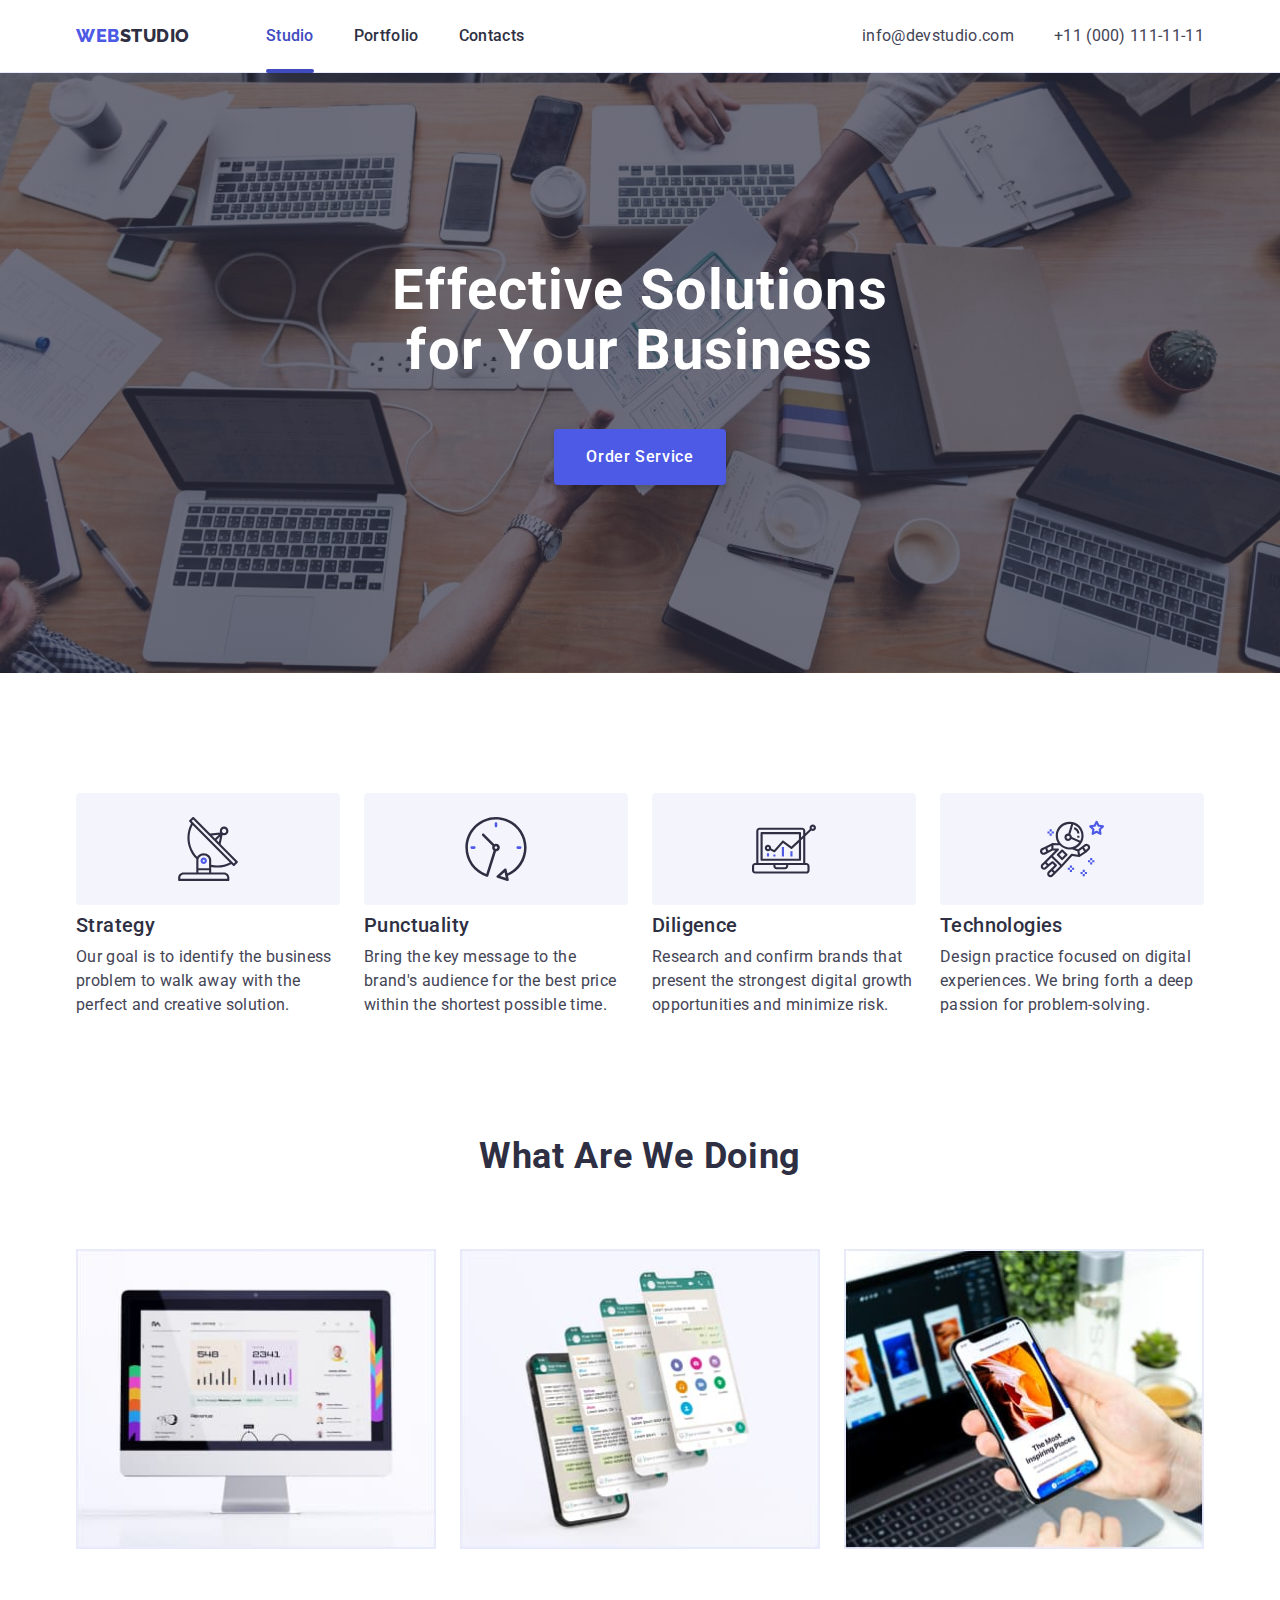
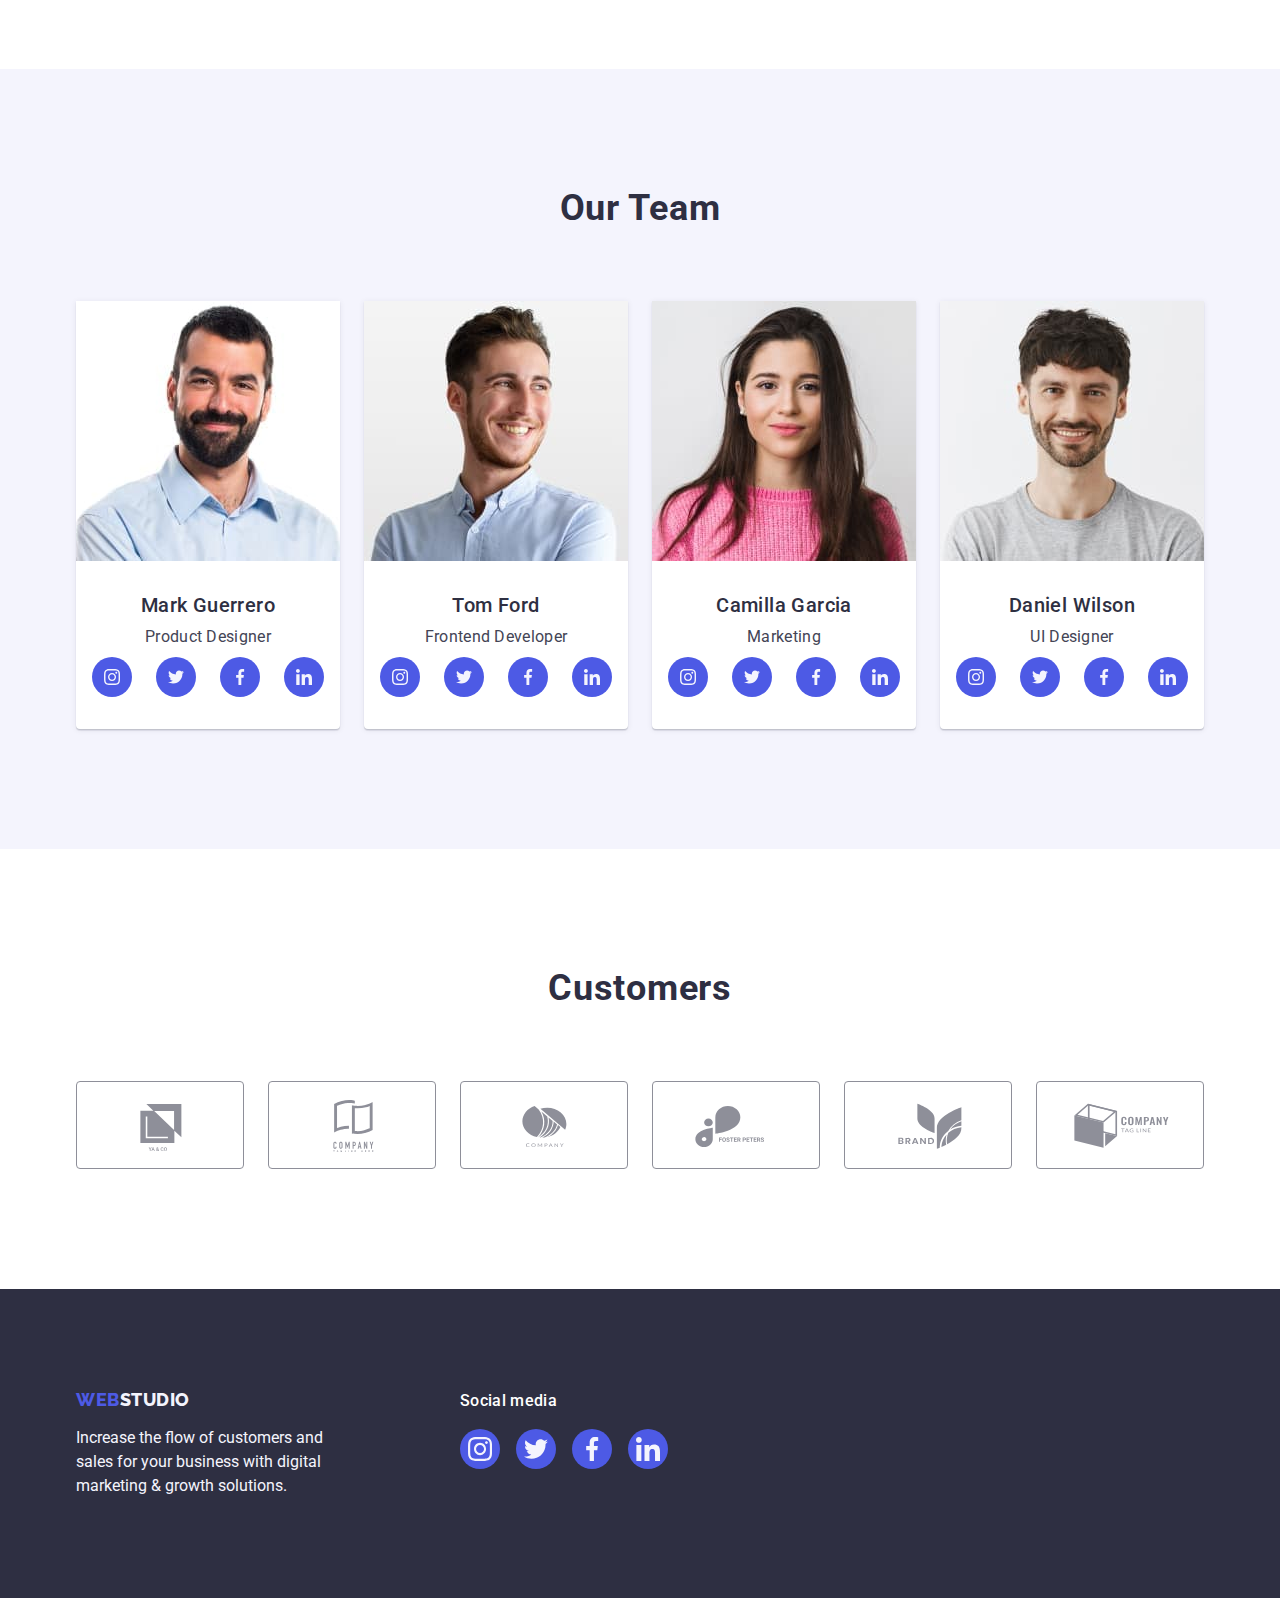
<file: index.html>
<!DOCTYPE html>
<html lang="en">
  <head>
    <meta charset="UTF-8" />
    <meta http-equiv="X-UA-Compatible" content="IE=edge" />
    <meta name="viewport" content="width=device-width, initial-scale=1.0" />

    <link rel="preconnect" href="https://fonts.googleapis.com" />
    <link rel="preconnect" href="https://fonts.gstatic.com" crossorigin />
    <link
      href="https://fonts.googleapis.com/css2?family=Raleway:wght@800&family=Roboto:wght@400;500;700;900&display=swap"
      rel="stylesheet"
    />

    <link
      rel="stylesheet"
      href="https://cdnjs.cloudflare.com/ajax/libs/modern-normalize/2.0.0/modern-normalize.min.css"
      integrity="sha512-4xo8blKMVCiXpTaLzQSLSw3KFOVPWhm/TRtuPVc4WG6kUgjH6J03IBuG7JZPkcWMxJ5huwaBpOpnwYElP/m6wg=="
      crossorigin="anonymous"
      referrerpolicy="no-referrer"
    />

    <link rel="stylesheet" href="./css/styles.css" />

    <title>WebStudio</title>
  </head>
  <body>
    <header class="header">
      <div class="header-container container">
        <nav class="nav-page">
          <a href="./index.html" class="logo link"
            >Web<span class="accent">Studio</span>
          </a>
          <ul class="nav-list">
            <li>
              <a
                class="nav-list-link-studio-active heder-nav-list-item link-focus emphasis"
                href="./index.html"
                >Studio</a
              >
            </li>
            <li>
              <a class="heder-nav-list-item link-focus" href="./portfolio.html"
                >Portfolio</a
              >
            </li>
            <li>
              <a class="heder-nav-list-item link-focus" href="">Contacts</a>
            </li>
          </ul>
        </nav>
        <address class="contacts">
          <ul class="list-contacts">
            <li>
              <a class="link-contacts address" href="mailto:info@devstudio.com"
                >info@devstudio.com</a
              >
            </li>
            <li>
              <a class="link-contacts address" href="tel:+110001111111"
                >+11 (000) 111-11-11</a
              >
            </li>
          </ul>
        </address>
      </div>
    </header>

    <main>
      <section class="page">
        <div class="container">
          <h1 class="page-title">Effective Solutions for Your Business</h1>
          <button data-modal-open class="page-button" type="button">
            Order Service
          </button>
        </div>
      </section>

      <section class="advice">
        <div class="container">
          <h2 class="qualities-title" hidden>features</h2>
          <ul class="list-advice">
            <li class="item-advice">
              <div class="advice-box-svg">
                <svg class="svg-advice" width="64" height="64">
                  <use href="./images/icons.svg#icon-antenna"></use>
                </svg>
              </div>

              <h3 class="list-title">Strategy</h3>
              <p class="list-text">
                Our goal is to identify the business problem to walk away with
                the perfect and creative solution.
              </p>
            </li>
            <li class="item-advice">
              <div class="advice-box-svg">
                <svg class="svg-advice" width="64" height="64">
                  <use href="./images/icons.svg#icon-clock"></use>
                </svg>
              </div>

              <h3 class="list-title">Punctuality</h3>
              <p class="list-text">
                Bring the key message to the brand's audience for the best price
                within the shortest possible time.
              </p>
            </li>
            <li class="item-advice">
              <div class="advice-box-svg">
                <svg class="svg-advice" width="64" height="64">
                  <use href="./images/icons.svg#icon-diagram"></use>
                </svg>
              </div>

              <h3 class="list-title">Diligence</h3>
              <p class="list-text">
                Research and confirm brands that present the strongest digital
                growth opportunities and minimize risk.
              </p>
            </li>
            <li class="item-advice">
              <div class="advice-box-svg">
                <svg class="svg-advice" width="64" height="64">
                  <use href="./images/icons.svg#icon-astronaut"></use>
                </svg>
              </div>

              <h3 class="list-title">Technologies</h3>
              <p class="list-text">
                Design practice focused on digital experiences. We bring forth a
                deep passion for problem-solving.
              </p>
            </li>
          </ul>
        </div>
      </section>

      <section class="device">
        <div class="container">
          <h2 class="section-title">What are we doing</h2>
          <ul class="list-device">
            <li class="item-device">
              <img
                class="device-img"
                src="./images/computer.jpg"
                alt="computer"
                width="360"
                height="300"
              />
            </li>
            <li class="item-device">
              <img
                class="device-img"
                src="./images/phone.jpg"
                alt="phone"
                width="360"
                height="300"
              />
            </li>
            <li class="item-device">
              <img
                class="device-img"
                src="./images/divice.jpg"
                alt="phone and computer"
                width="360"
                height="300"
              />
            </li>
          </ul>
        </div>
      </section>

      <section class="section-team">
        <div class="container">
          <h2 class="section-title">Our Team</h2>

          <ul class="list-team">
            <li class="team-item">
              <img src="./images/img4.jpg" alt="Designer" width="264" />
              <div class="container-team">
                <h3 class="name-title">Mark Guerrero</h3>
                <p class="name-text">Product Designer</p>
                <ul class="team-soc-list">
                  <li class="team-soc-item">
                    <a href="" class="team-soc-link"
                      ><svg class="svg-team-soc" width="16" height="16">
                        <use
                          href="./images/icons.svg#icon-instagram"
                        ></use></svg
                    ></a>
                  </li>
                  <li class="team-soc-item">
                    <a href="" class="team-soc-link"
                      ><svg class="svg-team-soc" width="16" height="16">
                        <use href="./images/icons.svg#icon-twitter"></use></svg
                    ></a>
                  </li>
                  <li class="team-soc-item">
                    <a href="" class="team-soc-link"
                      ><svg class="svg-team-soc" width="16" height="16">
                        <use href="./images/icons.svg#icon-facebook"></use></svg
                    ></a>
                  </li>
                  <li class="team-soc-item">
                    <a href="" class="team-soc-link"
                      ><svg class="svg-team-soc" width="16" height="16">
                        <use href="./images/icons.svg#icon-linkedin"></use></svg
                    ></a>
                  </li>
                </ul>
              </div>
            </li>
            <li class="team-item">
              <img src="./images/img1.jpg" alt="Developer" width="264" />
              <div class="container-team">
                <h3 class="name-title">Tom Ford</h3>
                <p class="name-text">Frontend Developer</p>
                <ul class="team-soc-list">
                  <li class="team-soc-item">
                    <a href="" class="team-soc-link"
                      ><svg class="svg-team-soc" width="16" height="16">
                        <use
                          href="./images/icons.svg#icon-instagram"
                        ></use></svg
                    ></a>
                  </li>
                  <li class="team-soc-item">
                    <a href="" class="team-soc-link"
                      ><svg class="svg-team-soc" width="16" height="16">
                        <use href="./images/icons.svg#icon-twitter"></use></svg
                    ></a>
                  </li>
                  <li class="team-soc-item">
                    <a href="" class="team-soc-link"
                      ><svg class="svg-team-soc" width="16" height="16">
                        <use href="./images/icons.svg#icon-facebook"></use></svg
                    ></a>
                  </li>
                  <li class="team-soc-item">
                    <a href="" class="team-soc-link"
                      ><svg class="svg-team-soc" width="16" height="16">
                        <use href="./images/icons.svg#icon-linkedin"></use></svg
                    ></a>
                  </li>
                </ul>
              </div>
            </li>
            <li class="team-item">
              <img src="./images/img2.jpg" alt="Marketing" width="264" />
              <div class="container-team">
                <h3 class="name-title">Camilla Garcia</h3>
                <p class="name-text">Marketing</p>
                <ul class="team-soc-list">
                  <li class="team-soc-item">
                    <a href="" class="team-soc-link"
                      ><svg class="svg-team-soc" width="16" height="16">
                        <use
                          href="./images/icons.svg#icon-instagram"
                        ></use></svg
                    ></a>
                  </li>
                  <li class="team-soc-item">
                    <a href="" class="team-soc-link"
                      ><svg class="svg-team-soc" width="16" height="16">
                        <use href="./images/icons.svg#icon-twitter"></use></svg
                    ></a>
                  </li>
                  <li class="team-soc-item">
                    <a href="" class="team-soc-link"
                      ><svg class="svg-team-soc" width="16" height="16">
                        <use href="./images/icons.svg#icon-facebook"></use></svg
                    ></a>
                  </li>
                  <li class="team-soc-item">
                    <a href="" class="team-soc-link"
                      ><svg class="svg-team-soc" width="16" height="16">
                        <use href="./images/icons.svg#icon-linkedin"></use></svg
                    ></a>
                  </li>
                </ul>
              </div>
            </li>
            <li class="team-item">
              <img src="./images/img3.jpg" alt="UI Designer" width="264" />
              <div class="container-team">
                <h3 class="name-title">Daniel Wilson</h3>
                <p class="name-text">UI Designer</p>
                <ul class="team-soc-list">
                  <li class="team-soc-item">
                    <a href="" class="team-soc-link"
                      ><svg class="svg-team-soc" width="16" height="16">
                        <use
                          href="./images/icons.svg#icon-instagram"
                        ></use></svg
                    ></a>
                  </li>
                  <li class="team-soc-item">
                    <a href="" class="team-soc-link"
                      ><svg class="svg-team-soc" width="16" height="16">
                        <use href="./images/icons.svg#icon-twitter"></use></svg
                    ></a>
                  </li>
                  <li class="team-soc-item">
                    <a href="" class="team-soc-link"
                      ><svg class="svg-team-soc" width="16" height="16">
                        <use href="./images/icons.svg#icon-facebook"></use></svg
                    ></a>
                  </li>
                  <li class="team-soc-item">
                    <a href="" class="team-soc-link"
                      ><svg class="svg-team-soc" width="16" height="16">
                        <use href="./images/icons.svg#icon-linkedin"></use></svg
                    ></a>
                  </li>
                </ul>
              </div>
            </li>
          </ul>
        </div>
      </section>

      <section class="section-customers">
        <div class="container">
          <h2 class="section-title">Customers</h2>
          <ul class="customers-list">
            <li class="customers-item">
              <a href="" class="customers-item-link">
                <svg class="customers-svg" width="104" height="56">
                  <use href="./images/icons.svg#icon-yaco"></use>
                </svg>
              </a>
            </li>
            <li class="customers-item">
              <a href="" class="customers-item-link"
                ><svg class="customers-svg" width="104" height="56">
                  <use href="./images/icons.svg#icon-tagline"></use></svg
              ></a>
            </li>
            <li class="customers-item">
              <a href="" class="customers-item-link"
                ><svg class="customers-svg" width="104" height="56">
                  <use href="./images/icons.svg#icon-company"></use></svg
              ></a>
            </li>
            <li class="customers-item">
              <a href="" class="customers-item-link"
                ><svg class="customers-svg" width="104" height="56">
                  <use href="./images/icons.svg#icon-foster"></use></svg
              ></a>
            </li>
            <li class="customers-item">
              <a href="" class="customers-item-link"
                ><svg class="customers-svg" width="104" height="56">
                  <use href="./images/icons.svg#icon-brand"></use></svg
              ></a>
            </li>
            <li class="customers-item">
              <a href="" class="customers-item-link"
                ><svg class="customers-svg" width="104" height="56">
                  <use href="./images/icons.svg#icon-companytag"></use></svg
              ></a>
            </li>
          </ul>
        </div>
      </section>
    </main>

    <footer class="page-footer">
      <div class="footer-container container">
        <div class="footer-container-box">
          <a href="./index.html" class="footer-logo link"
            >Web<span class="footer-accent">Studio</span></a
          >
          <p class="footer-text">
            Increase the flow of customers and sales for your business with
            digital marketing & growth solutions.
          </p>
        </div>
        <div class="footer-container-box">
          <p class="footer-container-text">Social media</p>
          <ul class="footer-list">
            <li class="footer-item">
              <a href="" class="footer-item-link"
                ><svg class="footer-svg" width="24" height="24">
                  <use href="./images/icons.svg#icon-instagram"></use></svg
              ></a>
            </li>
            <li class="footer-item">
              <a href="" class="footer-item-link"
                ><svg class="footer-svg" width="24" height="24">
                  <use href="./images/icons.svg#icon-twitter"></use></svg
              ></a>
            </li>
            <li class="footer-item">
              <a href="" class="footer-item-link"
                ><svg class="footer-svg" width="24" height="24">
                  <use href="./images/icons.svg#icon-facebook"></use></svg
              ></a>
            </li>
            <li class="footer-item">
              <a href="" class="footer-item-link"
                ><svg class="footer-svg" width="24" height="24">
                  <use href="./images/icons.svg#icon-linkedin"></use></svg
              ></a>
            </li>
          </ul>
        </div>
      </div>
    </footer>
    <div class="backdrop is-hidden" data-modal>
      <div class="modal">
        <button type="button" class="modal-button" data-modal-close>
          <svg class="button-svg" width="8" height="8">
            <use href="./images/icons.svg#icon-close-black"></use>
          </svg>
        </button>
      </div>
    </div>
    <script src="./js/modal.js"></script>
  </body>
</html>
</file>
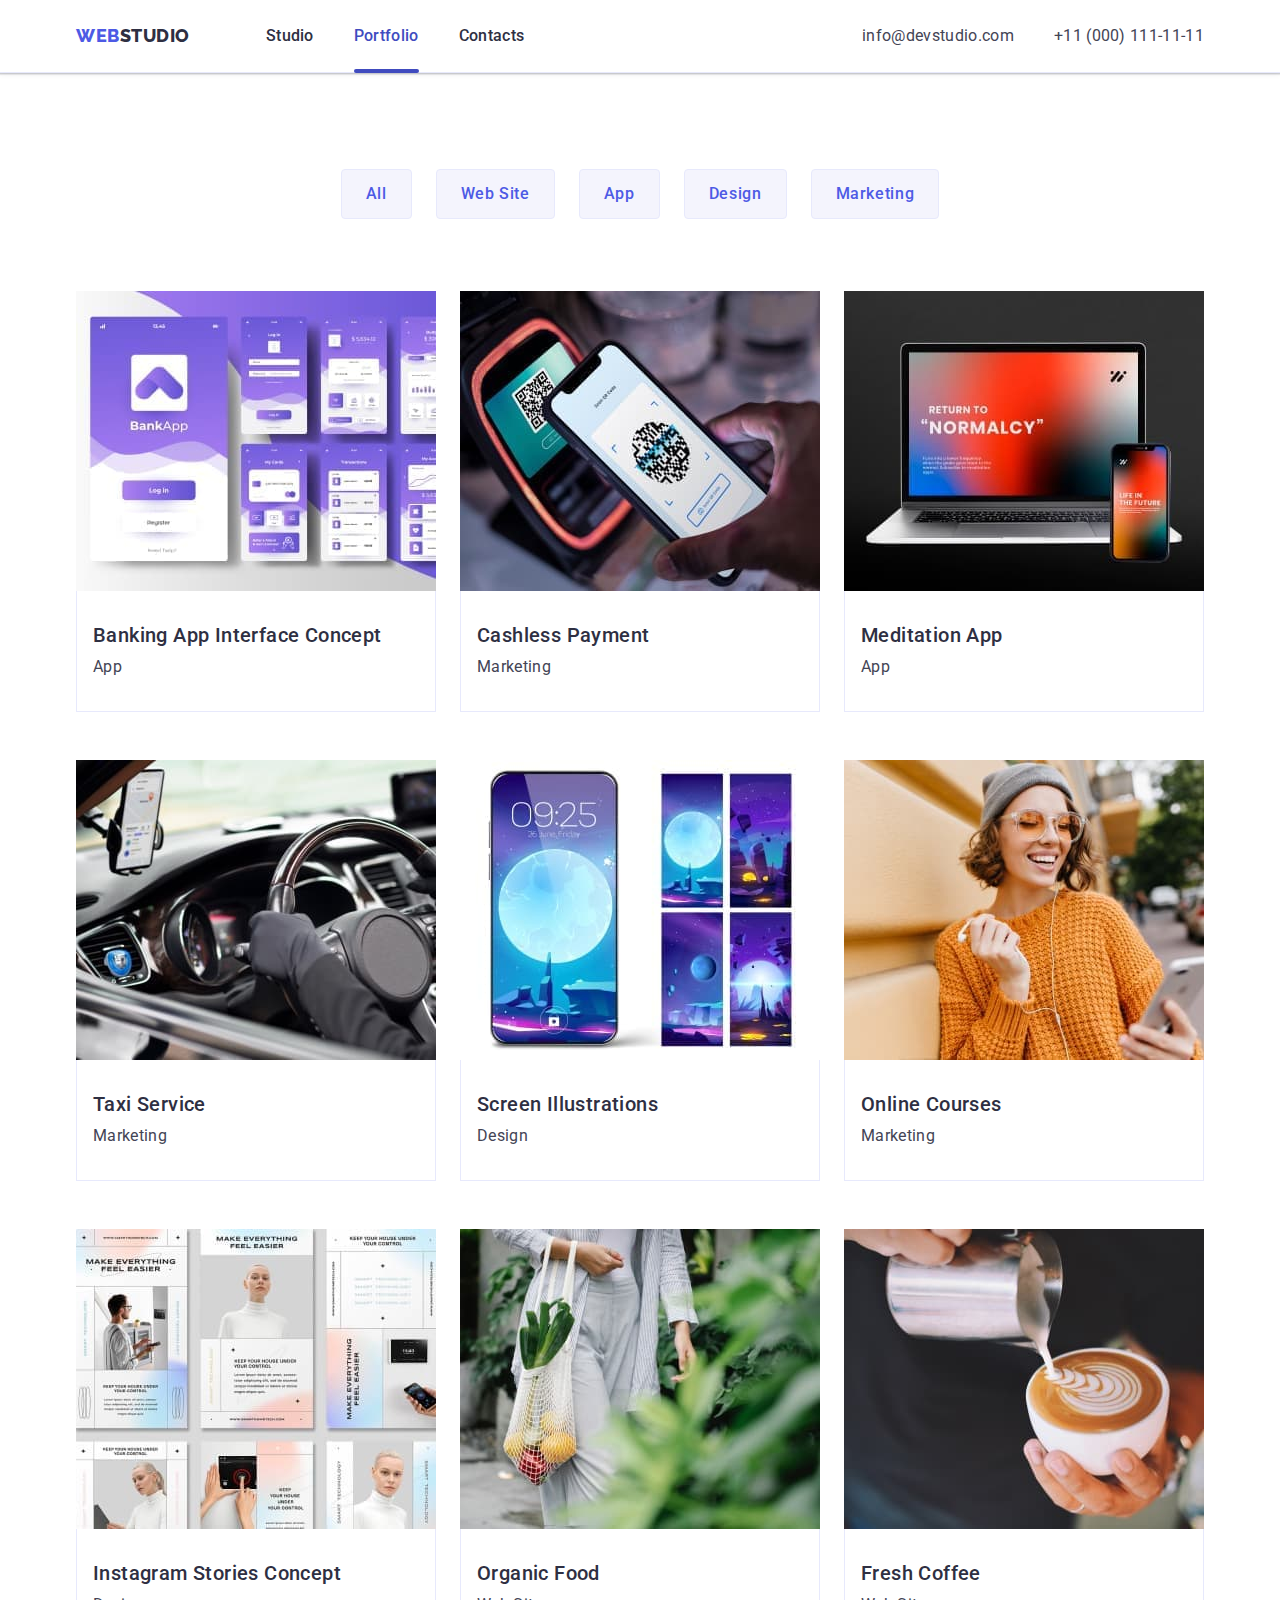
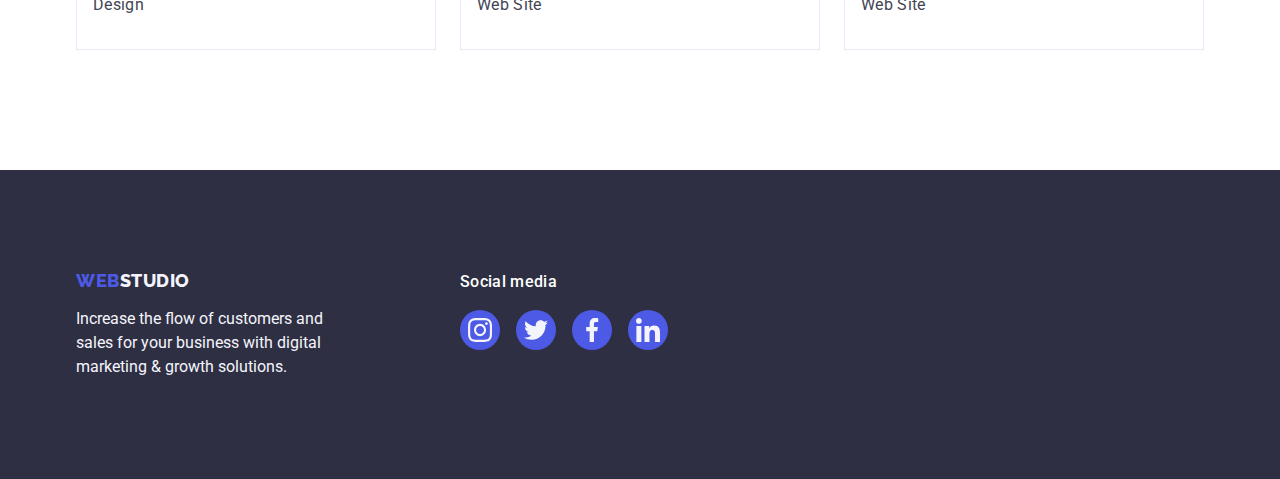
<file: portfolio.html>
<!DOCTYPE html>
<html lang="en">
  <head>
    <meta charset="UTF-8" />
    <meta http-equiv="X-UA-Compatible" content="IE=edge" />
    <meta name="viewport" content="width=device-width, initial-scale=1.0" />

    <link rel="preconnect" href="https://fonts.googleapis.com" />
    <link rel="preconnect" href="https://fonts.gstatic.com" crossorigin />
    <link
      href="https://fonts.googleapis.com/css2?family=Raleway:wght@800&family=Roboto:wght@400;500;700;900&display=swap"
      rel="stylesheet"
    />

    <link
      rel="stylesheet"
      href="https://cdnjs.cloudflare.com/ajax/libs/modern-normalize/2.0.0/modern-normalize.min.css"
      integrity="sha512-4xo8blKMVCiXpTaLzQSLSw3KFOVPWhm/TRtuPVc4WG6kUgjH6J03IBuG7JZPkcWMxJ5huwaBpOpnwYElP/m6wg=="
      crossorigin="anonymous"
      referrerpolicy="no-referrer"
    />

    <link rel="stylesheet" href="./css/styles.css" />

    <title>Portfolio</title>
  </head>
  <body>
    <header class="header">
      <div class="header-container container">
        <nav class="nav-page">
          <a href="./index.html" class="logo link"
            >Web<span class="accent">Studio</span>
          </a>
          <ul class="nav-list">
            <li>
              <a class="heder-nav-list-item link-focus" href="./index.html"
                >Studio</a
              >
            </li>
            <li>
              <a
                class="nav-list-link-portfolio-active heder-nav-list-item link-focus emphasis"
                href="./portfolio.html"
                >Portfolio</a
              >
            </li>
            <li>
              <a
                class="nav-list-link-contacts-active heder-nav-list-item link-focus"
                href=""
                >Contacts</a
              >
            </li>
          </ul>
        </nav>
        <address class="contacts">
          <ul class="list-contacts">
            <li>
              <a class="link-contacts address" href="mailto:info@devstudio.com"
                >info@devstudio.com</a
              >
            </li>
            <li>
              <a class="link-contacts address" href="tel:+110001111111"
                >+11 (000) 111-11-11</a
              >
            </li>
          </ul>
        </address>
      </div>
    </header>

    <main>
      <section class="scope">
        <div class="container">
          <h1 hidden>Portfolio</h1>
          <ul class="list-id">
            <li><button class="link-button" type="button">All</button></li>
            <li><button class="link-button" type="button">Web Site</button></li>
            <li><button class="link-button" type="button">App</button></li>
            <li><button class="link-button" type="button">Design</button></li>
            <li>
              <button class="link-button" type="button">Marketing</button>
            </li>
          </ul>
          <ul class="list-scope">
            <li class="scope-item">
              <a class="scope-link" href=""
                ><div class="box-img">
                  <img
                    src="./images/bankapp.jpg"
                    alt="BankApp"
                    width="360"
                    height="300"
                  />
                  <p class="text-overlay">
                    14 Stylish and User-Friendly App Design Concepts · Task
                    Manager App · Calorie Tracker App · Exotic Fruit Ecommerce
                    App · Cloud Storage App
                  </p>
                </div>
                <div class="container-items">
                  <h2 class="scope-title">Banking App Interface Concept</h2>
                  <p class="scope-text">App</p>
                </div>
              </a>
            </li>
            <li class="scope-item">
              <a class="scope-link" href="">
                <div class="box-img">
                  <img
                    src="./images/payment.jpg"
                    alt="Payment"
                    width="360"
                    height="300"
                  />
                  <p class="text-overlay">
                    14 Stylish and User-Friendly App Design Concepts · Task
                    Manager App · Calorie Tracker App · Exotic Fruit Ecommerce
                    App · Cloud Storage App
                  </p>
                </div>
                <div class="container-items">
                  <h2 class="scope-title">Cashless Payment</h2>
                  <p class="scope-text">Marketing</p>
                </div>
              </a>
            </li>
            <li class="scope-item">
              <a class="scope-link" href="">
                <div class="box-img">
                  <img
                    src="./images/app.jpg"
                    alt="App"
                    width="360"
                    height="300"
                  />
                  <p class="text-overlay">
                    14 Stylish and User-Friendly App Design Concepts · Task
                    Manager App · Calorie Tracker App · Exotic Fruit Ecommerce
                    App · Cloud Storage App
                  </p>
                </div>
                <div class="container-items">
                  <h2 class="scope-title">Meditation App</h2>
                  <p class="scope-text">App</p>
                </div></a
              >
            </li>
            <li class="scope-item">
              <a class="scope-link" href="">
                <div class="box-img">
                  <img
                    src="./images/taxi.jpg"
                    alt="Taxi"
                    width="360"
                    height="300"
                  />
                  <p class="text-overlay">
                    14 Stylish and User-Friendly App Design Concepts · Task
                    Manager App · Calorie Tracker App · Exotic Fruit Ecommerce
                    App · Cloud Storage App
                  </p>
                </div>
                <div class="container-items">
                  <h2 class="scope-title">Taxi Service</h2>
                  <p class="scope-text">Marketing</p>
                </div></a
              >
            </li>
            <li class="scope-item">
              <a class="scope-link" href="">
                <div class="box-img">
                  <img
                    src="./images/screen.jpg"
                    alt="Screen"
                    width="360"
                    height="300"
                  />
                  <p class="text-overlay">
                    14 Stylish and User-Friendly App Design Concepts · Task
                    Manager App · Calorie Tracker App · Exotic Fruit Ecommerce
                    App · Cloud Storage App
                  </p>
                </div>
                <div class="container-items">
                  <h2 class="scope-title">Screen Illustrations</h2>
                  <p class="scope-text">Design</p>
                </div></a
              >
            </li>
            <li class="scope-item">
              <a class="scope-link" href=""
                ><div class="box-img">
                  <img
                    src="./images/courses.jpg"
                    alt="Courses"
                    width="360"
                    height="300"
                  />
                  <p class="text-overlay">
                    14 Stylish and User-Friendly App Design Concepts · Task
                    Manager App · Calorie Tracker App · Exotic Fruit Ecommerce
                    App · Cloud Storage App
                  </p>
                </div>
                <div class="container-items">
                  <h2 class="scope-title">Online Courses</h2>
                  <p class="scope-text">Marketing</p>
                </div></a
              >
            </li>
            <li class="scope-item">
              <a class="scope-link" href=""
                ><div class="box-img">
                  <img
                    src="./images/stories.jpg"
                    alt="Stories"
                    width="360"
                    height="300"
                  />
                  <p class="text-overlay">
                    14 Stylish and User-Friendly App Design Concepts · Task
                    Manager App · Calorie Tracker App · Exotic Fruit Ecommerce
                    App · Cloud Storage App
                  </p>
                </div>
                <div class="container-items">
                  <h2 class="scope-title">Instagram Stories Concept</h2>
                  <p class="scope-text">Design</p>
                </div></a
              >
            </li>
            <li class="scope-item">
              <a class="scope-link" href=""
                ><div class="box-img">
                  <img
                    src="./images/food.jpg"
                    alt="Food"
                    width="360"
                    height="300"
                  />
                  <p class="text-overlay">
                    14 Stylish and User-Friendly App Design Concepts · Task
                    Manager App · Calorie Tracker App · Exotic Fruit Ecommerce
                    App · Cloud Storage App
                  </p>
                </div>
                <div class="container-items">
                  <h2 class="scope-title">Organic Food</h2>
                  <p class="scope-text">Web Site</p>
                </div></a
              >
            </li>
            <li class="scope-item">
              <a class="scope-link" href="">
                <div class="box-img">
                  <img
                    src="./images/coffee.jpg"
                    alt="Coffee"
                    width="360"
                    height="300"
                  />
                  <p class="text-overlay">
                    14 Stylish and User-Friendly App Design Concepts · Task
                    Manager App · Calorie Tracker App · Exotic Fruit Ecommerce
                    App · Cloud Storage App
                  </p>
                </div>
                <div class="container-items">
                  <h2 class="scope-title">Fresh Coffee</h2>
                  <p class="scope-text">Web Site</p>
                </div></a
              >
            </li>
          </ul>
        </div>
      </section>
    </main>
    <footer class="page-footer">
      <div class="footer-container container">
        <div class="footer-container-box">
          <a href="./index.html" class="footer-logo link"
            >Web<span class="footer-accent">Studio</span></a
          >
          <p class="footer-text">
            Increase the flow of customers and sales for your business with
            digital marketing & growth solutions.
          </p>
        </div>
        <div class="footer-container-box">
          <p class="footer-container-text">Social media</p>
          <ul class="footer-list">
            <li class="footer-item">
              <a href="" class="footer-item-link"
                ><svg class="footer-svg" width="24" height="24">
                  <use href="./images/icons.svg#icon-instagram"></use></svg
              ></a>
            </li>
            <li class="footer-item">
              <a href="" class="footer-item-link"
                ><svg class="footer-svg" width="24" height="24">
                  <use href="./images/icons.svg#icon-twitter"></use></svg
              ></a>
            </li>
            <li class="footer-item">
              <a href="" class="footer-item-link"
                ><svg class="footer-svg" width="24" height="24">
                  <use href="./images/icons.svg#icon-facebook"></use></svg
              ></a>
            </li>
            <li class="footer-item">
              <a href="" class="footer-item-link"
                ><svg class="footer-svg" width="24" height="24">
                  <use href="./images/icons.svg#icon-linkedin"></use></svg
              ></a>
            </li>
          </ul>
        </div>
      </div>
    </footer>
  </body>
</html>
</file>
<file: css/styles.css>
:root {
  --link-focused: #4d5ae5;
  --social-link: #4d5ae5;
  --overlay-box: #4d5ae5;
  --navigate-text: #2e2f42;
  --default-text: #434455;
  --text-white-color: #ffffff;
  --active-color: #e7e9fc;
  --light-mode-background: #f4f4fd;
  --button-color: #404bbf;
  --social-hover: #404bbf;
  --customers-hover: #404bbf;
  --hero-background: rgba(46, 47, 66, 0.7);
  --link-underline: #404bbf;
  --social-icon: #f4f4fd;
  --border-customers: #8e8f99;
  --footer-link-hover: #31d0aa;
  --overlay-text: #f4f4fd;
}

*,
*::before,
*::after {
  box-sizing: border-box;
}

body {
  color: var(--default-text);
  background-color: var(--text-white-color);
  font-family: "Roboto", sans-serif;
  margin: 0;
}

h1,
h2,
h3,
h4,
h5,
h6,
p {
  margin: 0;
}

img {
  display: block;
  margin: 0;
}

ul {
  list-style: none;
  padding-left: 0;
  margin: 0;
}

a {
  text-decoration: none;
}

.header {
  border-bottom: 1px solid var(--active-color);
  box-shadow: 0px 2px 1px rgba(46, 47, 66, 0.08),
    0px 1px 1px rgba(46, 47, 66, 0.16), 0px 1px 6px rgba(46, 47, 66, 0.08);
}

.header-container {
  display: flex;
  justify-content: space-between;
  align-items: center;
}

.container {
  width: 1158px;
  margin: 0 auto;
  padding: 0 15px;
}

.nav-page {
  display: flex;
  align-items: center;
}

.logo {
  font-family: "Raleway", sans-serif;
  font-weight: 800;
  text-transform: uppercase;
  color: var(--link-focused);
  text-decoration: none;
  font-size: 18px;
  line-height: 1.17;
  letter-spacing: 0.03em;
  display: inline-block;
  margin-right: 76px;
}

.logo.link {
  text-decoration: none;
}

.logo:active {
  color: var(--active-color);
}

.accent {
  color: var(--navigate-text);
}

.accent:active {
  color: var(--active-color);
}

/* --------------------navigation------------------- */

.nav-list {
  display: flex;
  gap: 40px;
}

.heder-nav-list-item {
  display: block;
  padding: 24px 0;
  letter-spacing: 0.02em;
  line-height: 1.5;
  font-weight: 500;
  text-decoration: none;
  color: var(--navigate-text);
}

.heder-nav-list-item.link-focus:hover,
.heder-nav-list-item.link-focus:focus {
  color: var(--button-color);
}

.nav-list-link-studio-active {
  color: var(--link-underline);
  position: relative;
  transition: color 250ms cubic-bezier(0.4, 0, 0.2, 1);
}

.emphasis::after {
  display: block;
  content: "";
  position: absolute;
  left: 0;
  bottom: -1px;
  background-color: var(--link-underline);
  display: block;
  border-radius: 2px;
  height: 4px;
  width: 100%;
}

.nav-list-link-portfolio-active {
  color: var(--link-underline);
  position: relative;
  transition: color 250ms cubic-bezier(0.4, 0, 0.2, 1);
}

/* ---------------------contacts------------------ */

.contacts {
  font-style: normal;
}

.list-contacts {
  display: flex;
  gap: 40px;
}

.link-contacts {
  font-size: 16px;
  line-height: 1.5;
  font-weight: 400;
  letter-spacing: 0.02em;
  transition: color 250ms cubic-bezier(0.4, 0, 0.2, 1);
}

.link-contacts.address {
  color: var(--default-text);
  text-decoration: none;
}

.list-contacts .link-contacts.address:hover,
.list-contacts.link-contacts.address:focus {
  color: var(--button-color);
}

.list-contacts .link:active {
  color: var(--active-color);
}

/* ------------------------section1----------------------- */

.page {
  background-image: linear-gradient(
      to bottom,
      var(--hero-background),
      var(--hero-background)
    ),
    url(../images/people-office.jpg);
  max-width: 1440px;
  background-repeat: no-repeat;
  background-position: center;
  padding: 188px 0;
  margin-left: auto;
  margin-right: auto;
  background-size: cover;
}

.page-title {
  font-size: 56px;
  line-height: 1.07;
  color: var(--text-white-color);
  text-align: center;
  letter-spacing: 0.02em;
  max-width: 496px;
  text-align: center;
  margin-left: auto;
  margin-right: auto;
}

.page-button {
  display: block;
  border: none;
  font-family: "Roboto", sans-serif;
  font-weight: 500;
  letter-spacing: 0.04em;
  cursor: pointer;
  background-color: var(--link-focused);
  box-shadow: 0px 4px 4px rgba(0, 0, 0, 0.15);
  border-radius: 4px;
  color: var(--text-white-color);
  font-size: 16px;
  line-height: 1.5;
  min-width: 169px;
  height: 56px;
  margin-top: 48px;
  padding: 16px 32px;
  margin-left: auto;
  margin-right: auto;
  text-align: center;
  transition: background-color 250ms cubic-bezier(0.4, 0, 0.2, 1);
}

.page-button:hover,
.page-button:focus {
  background-color: var(--button-color);
  color: var(--text-white-color);
}

/* ---------------------section2----------------- */

.advice {
  padding: 120px 0;
}

.list-advice {
  display: flex;
  justify-content: space-between;
  gap: 24px;
}

.item-advice {
  width: calc((100%-72px) / 4);
}

.advice-box-svg {
  display: flex;
  justify-content: center;
  align-items: center;
  margin-bottom: 8px;
  width: 264px;
  height: 112px;
  background-color: var(--light-mode-background);
  border-radius: 4px;
}

.list-title {
  font-weight: 500;
  font-size: 20px;
  line-height: 1.2;
  color: var(--navigate-text);
  letter-spacing: 0.02em;
  margin-bottom: 8px;
}

.list-text {
  letter-spacing: 0.02em;
  font-size: 16px;
  line-height: 1.5;
  width: 264px;
}

/* ---------------------------section3------------------- */

.device {
  padding-bottom: 120px;
}

.section-title {
  text-align: center;
  letter-spacing: 0.02em;
  text-transform: capitalize;
  font-size: 36px;
  line-height: 1.11;
  color: var(--navigate-text);
  margin-bottom: 72px;
}

.list-device {
  display: flex;
  gap: 24px;
}

.item-device {
  width: calc((100%-48px) / 3);
}

.device-img {
  border: 1px solid var(--active-color);
}

/* ------------------section4--------------------- */

.section-team {
  background-color: var(--light-mode-background);
  padding: 120px 0;
}

.list-team {
  display: flex;
  gap: 24px;
  justify-content: center;
}

.team-item {
  background-color: var(--text-white-color);
  box-shadow: 0px 1px 6px rgba(46, 47, 66, 0.08),
    0px 1px 1px rgba(46, 47, 66, 0.16), 0px 2px 1px rgba(46, 47, 66, 0.08);
  border-radius: 0px 0px 4px 4px;
}

.container-team {
  padding: 32px 0;
}

.name-title {
  font-weight: 500;
  letter-spacing: 0.02em;
  text-transform: capitalize;
  color: var(--navigate-text);
  font-size: 20px;
  line-height: 1.2;
  text-align: center;
  margin-bottom: 8px;
}

.name-text {
  letter-spacing: 0.02em;
  font-size: 16px;
  line-height: 1.5;
  text-align: center;
}

.container-team-item {
  display: flex;
}

.team-soc-list {
  display: flex;
  justify-content: center;
  gap: 24px;
  margin-top: 8px;
}

.team-soc-item {
  width: 40px;
  height: 40px;
}

.team-soc-link {
  width: 100%;
  height: 100%;
  background-color: var(--social-link);
  border-radius: 50%;
  display: flex;
  justify-content: center;
  align-items: center;
  transition: background-color 250ms cubic-bezier(0.4, 0, 0.2, 1);
}

.team-soc-link:hover,
.team-soc-link:focus {
  background-color: var(--social-hover);
}

.svg-team-soc {
  fill: var(--social-icon);
}

/* ------------------------section5------------------- */

.section-customers {
  padding-top: 120px;
  padding-bottom: 120px;
}

.customers-list {
  display: flex;
  gap: 24px;
  justify-content: center;
}

.customers-item {
  display: inline-block;
  width: calc((100% - 120px) / 6);
  height: 88px;
}

.customers-item-link {
  width: 100%;
  height: 100%;
  display: flex;
  justify-content: center;
  align-items: center;
  border: 1px solid var(--border-customers);
  color: var(--border-customers);
  border-radius: 4px;
  transition: border-color 250ms cubic-bezier(0.4, 0, 0.2, 1),
    color 250ms cubic-bezier(0.4, 0, 0.2, 1);
}

.customers-item-link:hover,
.customers-item-link:focus {
  border: 1px solid var(--customers-hover);
  color: var(--customers-hover);
}

.customers-svg {
  fill: currentColor;
}

/* ------------------------footer----------------- */

.page-footer {
  background-color: var(--navigate-text);
  padding: 100px 0;
  display: flex;
}

.footer-logo {
  font-family: "Raleway", sans-serif;
  font-weight: 800;
  text-transform: uppercase;
  color: var(--link-focused);
  text-decoration: none;
  font-size: 18px;
  line-height: 1.17;
  letter-spacing: 0.03em;
  display: inline-block;
  margin-bottom: 16px;
}

.footer-logo.link {
  text-decoration: none;
}

.footer-logo:active {
  color: var(--active-color);
}

.footer-accent {
  color: var(--light-mode-background);
}

.footer-accent:hover,
.footer-accent:focus {
  color: var(--link-focused);
}

.footer-accent:active {
  color: var(--active-color);
}

.footer-text {
  color: var(--light-mode-background);
  font-size: 16px;
  line-height: 1.5;
  max-width: 264px;
}

.footer-container {
  display: flex;
  align-items: baseline;
}

.footer-container-box {
  margin-right: 120px;
}

.footer-list {
  display: flex;
  gap: 16px;
}

.footer-container-text {
  font-weight: 500;
  font-size: 16px;
  line-height: 1.5;
  letter-spacing: 0.02em;
  margin-bottom: 16px;

  color: var(--text-white-color);
}

.footer-item {
  width: 40px;
  height: 40px;
}

.footer-item-link {
  width: 100%;
  height: 100%;
  background-color: var(--social-link);
  border-radius: 50%;
  display: flex;
  justify-content: center;
  align-items: center;
  transition: background-color 250ms cubic-bezier(0.4, 0, 0.2, 1);
  margin-right: 80px;
}

.footer-item-link:hover,
.footer-item-link:focus {
  background-color: var(--footer-link-hover);
}

.footer-svg {
  fill: var(--social-icon);
}

/*---------------------backdrop-----------------  */

.is-hidden {
  opacity: 0;
  visibility: hidden;
  pointer-events: none;
}

.backdrop {
  position: fixed;
  top: 0;
  left: 0;
  width: 100%;
  height: 100%;
  background-color: rgba(46, 47, 66, 0.4);
  transition: opacity 250ms cubic-bezier(0.4, 0, 0.2, 1),
    visibility 250ms cubic-bezier(0.4, 0, 0.2, 1);
}

.modal {
  position: absolute;
  top: 50%;
  left: 50%;
  width: 408px;
  min-height: 584px;
  transform: translate(-50%, -50%) scale(1);
  background-color: #fcfcfc;
  transition: transform 250ms cubic-bezier(0.4, 0, 0.2, 1);
  box-shadow: 0px 1px 1px rgba(0, 0, 0, 0.14), 0px 1px 3px rgba(0, 0, 0, 0.12),
    0px 2px 1px rgba(0, 0, 0, 0.2);
  border-radius: 4px;
}

.modal-button {
  position: absolute;
  background: var(--active-color);
  border: 1px solid rgba(0, 0, 0, 0.1);
  border-radius: 50%;
  top: 24px;
  right: 24px;
  width: 24px;
  height: 24px;
  cursor: pointer;
  display: flex;
  justify-content: center;
  align-items: center;
  padding: 0;
  transition: background-color 250ms cubic-bezier(0.4, 0, 0.2, 1),
    border 250ms cubic-bezier(0.4, 0, 0.2, 1);
}

.modal-button:hover,
.modal-button:focus {
  background-color: var(--button-color);
  fill: var(--text-white-color);
  border: none;
}

.button-svg {
  transition: fill 250ms cubic-bezier(0.4, 0, 0.2, 1);
}

/* ------------------Button-portfolio----------------- */

.scope {
  padding-top: 96px;
  padding-bottom: 120px;
}

.list-id {
  display: flex;
  justify-content: center;
  gap: 24px;
  margin-bottom: 72px;
}

.link-button {
  font-family: "Roboto", sans-serif;
  font-weight: 500;
  font-size: 16px;
  line-height: 1.5;
  letter-spacing: 0.04em;
  cursor: pointer;
  color: var(--link-focused);
  background-color: var(--light-mode-background);
  border: 1px solid var(--active-color);
  border-radius: 4px;
  padding: 12px 24px;
  transition: color 250ms cubic-bezier(0.4, 0, 0.2, 1),
    background-color 250ms cubic-bezier(0.4, 0, 0.2, 1),
    border-color 250ms cubic-bezier(0.4, 0, 0.2, 1),
    box-shadow 250ms cubic-bezier(0.4, 0, 0.2, 1);
}

.link-button:hover,
.link-button:focus {
  background-color: var(--button-color);
  color: var(--text-white-color);
  border: 1px solid transparent;
  box-shadow: 0px 3px 1px rgba(0, 0, 0, 0.1), 0px 2px 1px rgba(0, 0, 0, 0.08),
    0px 2px 2px rgba(0, 0, 0, 0.12);
}

/* --------------------------scope portfolio--------------- */

.list-scope {
  display: flex;
  column-gap: 24px;
  flex-wrap: wrap;
  row-gap: 48px;
}

.scope-item {
  background-color: var(--text-white-color);
  width: calc((100% - 48px) / 3);
}

.scope-link {
  display: block;
  transition: box-shadow 250ms cubic-bezier(0.4, 0, 0.2, 1);
}

.scope-link:hover,
.scope-link:focus {
  box-shadow: 0px 1px 6px rgba(46, 47, 66, 0.08),
    0px 1px 1px rgba(46, 47, 66, 0.16), 0px 2px 1px rgba(46, 47, 66, 0.08);
}

.box-img {
  position: relative;
  overflow: hidden;
}

.text-overlay {
  position: absolute;
  top: 0;
  left: 0;
  width: 100%;
  height: 100%;
  transform: translateY(100%);
  font-weight: 400;
  font-size: 16px;
  line-height: 1.5;
  letter-spacing: 0.02em;
  background-color: var(--overlay-box);
  color: var(--overlay-text);
  transition: transform 250ms cubic-bezier(0.4, 0, 0.2, 1);
  padding: 40px 32px;
}

.scope-link:focus .text-overlay {
  transform: translateY(0);
}

.box-img:hover .text-overlay {
  transform: translateY(0);
}
.container-items {
  padding: 32px 16px;
  border: 1px solid var(--active-color);
  border-top: none;
}

.scope-title {
  font-weight: 500;
  font-size: 20px;
  line-height: 1.2;
  letter-spacing: 0.02em;
  color: var(--navigate-text);
  margin-bottom: 8px;
}

.scope-text {
  letter-spacing: 0.02em;
  color: var(--default-text);
  font-size: 16px;
  line-height: 1.5;
}
</file>
